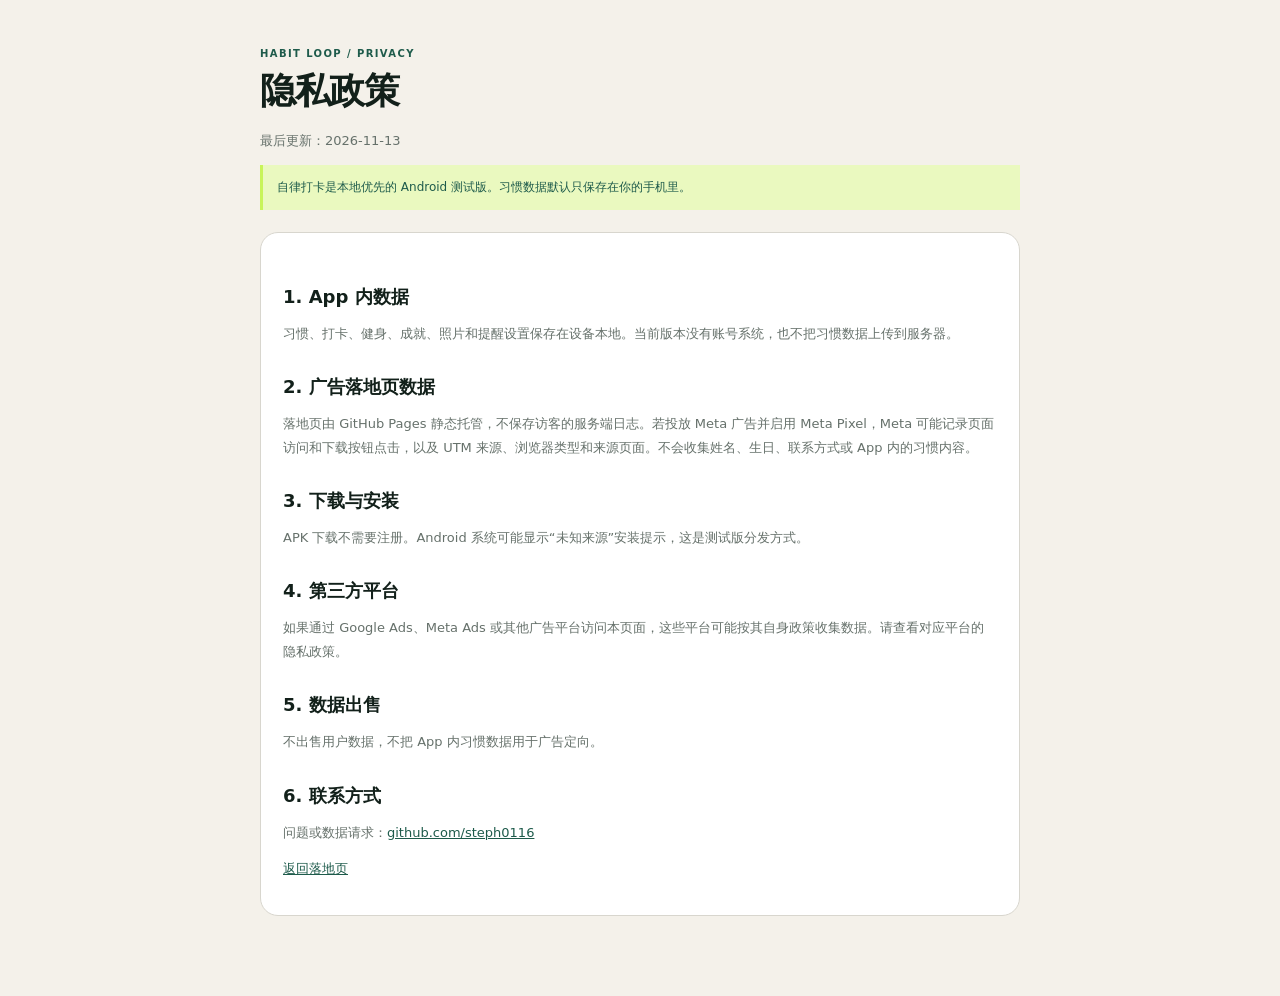
<file: ads/privacy.html>
<!doctype html>
<html lang="zh-CN">
  <head>
    <meta charset="utf-8" />
    <meta name="viewport" content="width=device-width, initial-scale=1" />
    <title>隐私政策 · 自律打卡</title>
    <style>
      :root { font-family:"Noto Sans SC","PingFang SC","Microsoft YaHei",system-ui,sans-serif; color:#12201a; background:#f4f1ea; }
      body { margin:0; }
      main { width:min(760px,calc(100% - 36px)); margin:0 auto; padding:48px 0 80px; }
      h1 { font-size:36px; letter-spacing:-.04em; margin:8px 0 10px; }
      h2 { font-size:18px; margin:30px 0 8px; }
      p, li { color:#66716b; font-size:13px; line-height:1.8; }
      a { color:#1e5b4b; }
      .kicker { color:#1e5b4b; font-size:10px; font-weight:900; letter-spacing:.14em; }
      .card { margin-top:22px; padding:22px; border:1px solid #d8d6ce; border-radius:18px; background:#fff; }
      .note { padding:12px 14px; border-left:3px solid #c8f45a; background:#eaf9bf; color:#1e5b4b; font-size:12px; line-height:1.7; }
    </style>
  </head>
  <body>
    <main>
      <div class="kicker">HABIT LOOP / PRIVACY</div>
      <h1>隐私政策</h1>
      <p>最后更新：2026-11-13</p>
      <div class="note">自律打卡是本地优先的 Android 测试版。习惯数据默认只保存在你的手机里。</div>
      <div class="card">
        <h2>1. App 内数据</h2>
        <p>习惯、打卡、健身、成就、照片和提醒设置保存在设备本地。当前版本没有账号系统，也不把习惯数据上传到服务器。</p>
        <h2>2. 广告落地页数据</h2>
        <p>落地页由 GitHub Pages 静态托管，不保存访客的服务端日志。若投放 Meta 广告并启用 Meta Pixel，Meta 可能记录页面访问和下载按钮点击，以及 UTM 来源、浏览器类型和来源页面。不会收集姓名、生日、联系方式或 App 内的习惯内容。</p>
        <h2>3. 下载与安装</h2>
        <p>APK 下载不需要注册。Android 系统可能显示“未知来源”安装提示，这是测试版分发方式。</p>
        <h2>4. 第三方平台</h2>
        <p>如果通过 Google Ads、Meta Ads 或其他广告平台访问本页面，这些平台可能按其自身政策收集数据。请查看对应平台的隐私政策。</p>
        <h2>5. 数据出售</h2>
        <p>不出售用户数据，不把 App 内习惯数据用于广告定向。</p>
        <h2>6. 联系方式</h2>
        <p>问题或数据请求：<a href="https://github.com/steph0116" target="_blank" rel="noreferrer">github.com/steph0116</a></p>
        <p><a href="./">返回落地页</a></p>
      </div>
    </main>
  </body>
</html>
</file>
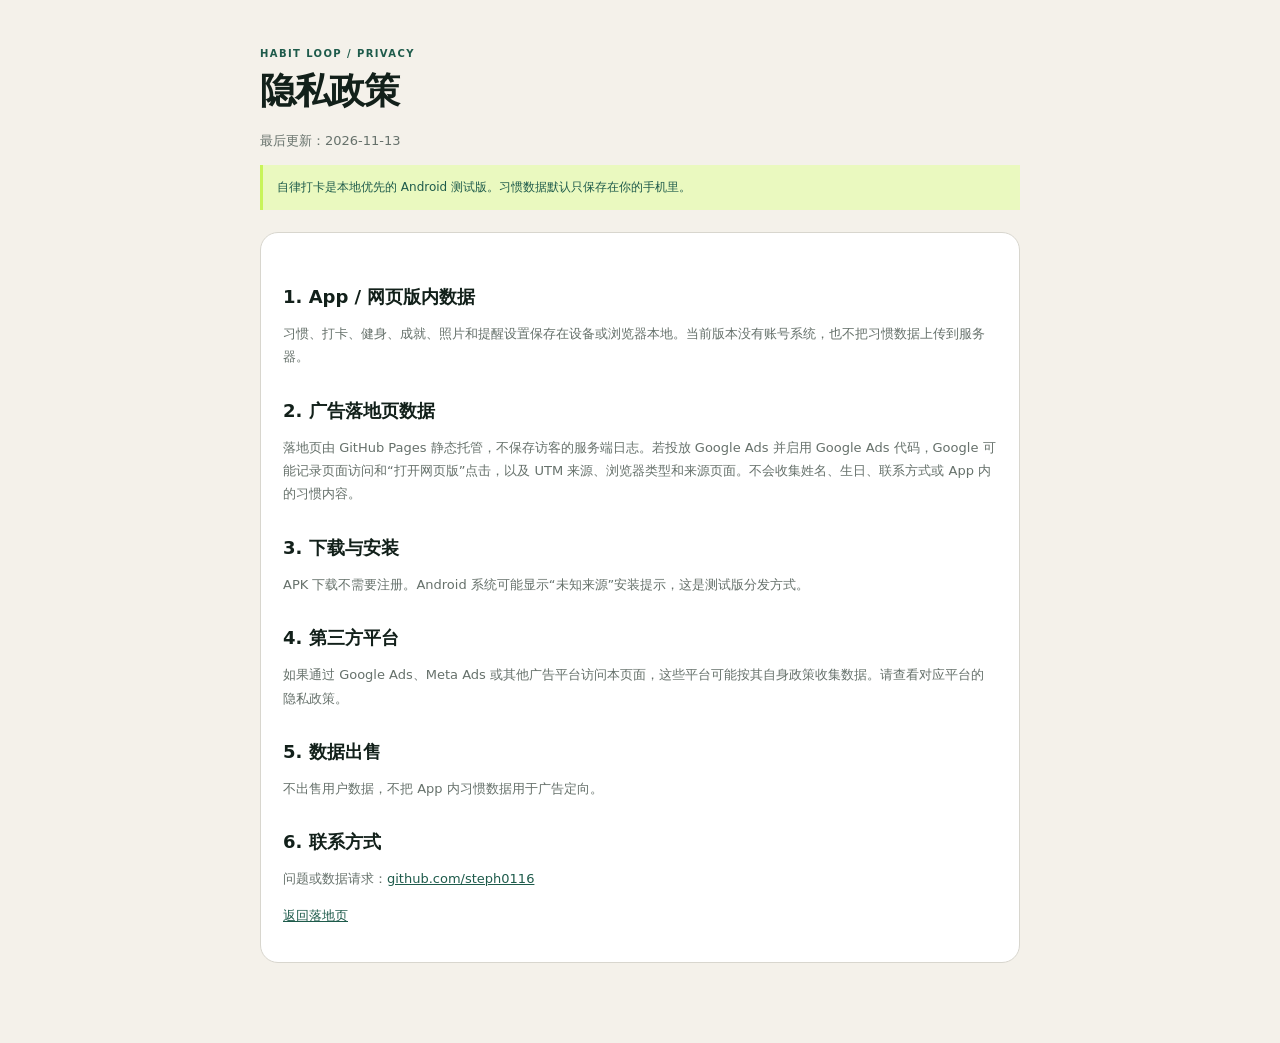
<file: web/privacy.html>
<!doctype html>
<html lang="zh-CN">
  <head>
    <meta charset="utf-8" />
    <meta name="viewport" content="width=device-width, initial-scale=1" />
    <title>隐私政策 · 自律打卡</title>
    <style>
      :root { font-family:"Noto Sans SC","PingFang SC","Microsoft YaHei",system-ui,sans-serif; color:#12201a; background:#f4f1ea; }
      body { margin:0; }
      main { width:min(760px,calc(100% - 36px)); margin:0 auto; padding:48px 0 80px; }
      h1 { font-size:36px; letter-spacing:-.04em; margin:8px 0 10px; }
      h2 { font-size:18px; margin:30px 0 8px; }
      p, li { color:#66716b; font-size:13px; line-height:1.8; }
      a { color:#1e5b4b; }
      .kicker { color:#1e5b4b; font-size:10px; font-weight:900; letter-spacing:.14em; }
      .card { margin-top:22px; padding:22px; border:1px solid #d8d6ce; border-radius:18px; background:#fff; }
      .note { padding:12px 14px; border-left:3px solid #c8f45a; background:#eaf9bf; color:#1e5b4b; font-size:12px; line-height:1.7; }
    </style>
  </head>
  <body>
    <main>
      <div class="kicker">HABIT LOOP / PRIVACY</div>
      <h1>隐私政策</h1>
      <p>最后更新：2026-11-13</p>
      <div class="note">自律打卡是本地优先的 Android 测试版。习惯数据默认只保存在你的手机里。</div>
      <div class="card">
        <h2>1. App / 网页版内数据</h2>
        <p>习惯、打卡、健身、成就、照片和提醒设置保存在设备或浏览器本地。当前版本没有账号系统，也不把习惯数据上传到服务器。</p>
        <h2>2. 广告落地页数据</h2>
        <p>落地页由 GitHub Pages 静态托管，不保存访客的服务端日志。若投放 Google Ads 并启用 Google Ads 代码，Google 可能记录页面访问和“打开网页版”点击，以及 UTM 来源、浏览器类型和来源页面。不会收集姓名、生日、联系方式或 App 内的习惯内容。</p>
        <h2>3. 下载与安装</h2>
        <p>APK 下载不需要注册。Android 系统可能显示“未知来源”安装提示，这是测试版分发方式。</p>
        <h2>4. 第三方平台</h2>
        <p>如果通过 Google Ads、Meta Ads 或其他广告平台访问本页面，这些平台可能按其自身政策收集数据。请查看对应平台的隐私政策。</p>
        <h2>5. 数据出售</h2>
        <p>不出售用户数据，不把 App 内习惯数据用于广告定向。</p>
        <h2>6. 联系方式</h2>
        <p>问题或数据请求：<a href="https://github.com/steph0116" target="_blank" rel="noreferrer">github.com/steph0116</a></p>
        <p><a href="./">返回落地页</a></p>
      </div>
    </main>
  </body>
</html>
</file>
